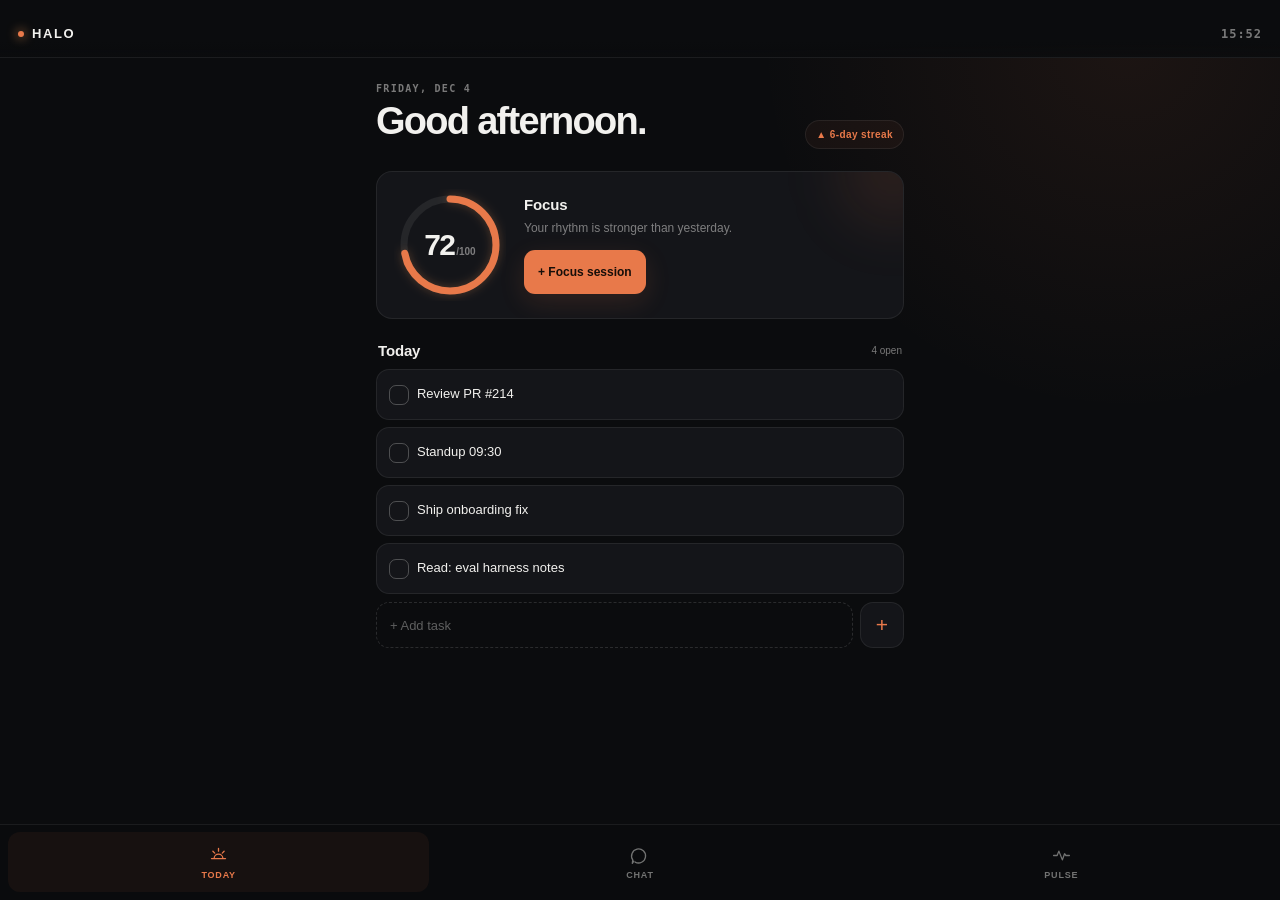
<file: app/index.html>
<!doctype html>
<html lang="en">
<head>
<meta charset="utf-8">
<meta name="viewport" content="width=device-width, initial-scale=1">
<title>HALO Companion Demo</title>
<style>
:root{color-scheme:dark;--ground:#0B0C0E;--panel:#141519;--panel-2:#1A1C21;--text:#F2F1EE;--muted:rgba(242,241,238,.48);--line:rgba(255,255,255,.07);--amber:#E8794A;--glow:#FFA35C;--status-h:58px;--tabs-h:76px;font-family:ui-sans-serif,-apple-system,BlinkMacSystemFont,"Segoe UI",sans-serif}
*{box-sizing:border-box}html,body{width:100%;height:100%;margin:0;overflow:hidden;background:var(--ground);color:var(--text)}body{min-width:320px;-webkit-tap-highlight-color:transparent}button,input{font:inherit}button{color:inherit}button,.task-row,.tab{touch-action:manipulation;transition:transform .12s ease,opacity .12s ease,background-color .2s ease,color .2s ease,border-color .2s ease}button:active,.task-row:active,.tab:active{transform:scale(.97);opacity:.82}button:focus-visible,input:focus-visible,.task-row:focus-visible{outline:2px solid var(--glow);outline-offset:2px}.app-shell{height:100vh;height:100dvh;position:relative;overflow:hidden;background:radial-gradient(circle at 88% 5%,rgba(232,121,74,.08),transparent 26%),var(--ground)}.status{position:fixed;z-index:20;inset:0 0 auto;height:var(--status-h);display:flex;align-items:center;justify-content:space-between;padding:10px 18px 0;background:linear-gradient(var(--ground) 72%,rgba(11,12,14,.88));border-bottom:1px solid var(--line)}.brand{display:flex;align-items:center;gap:8px;font-size:13px;font-weight:700;letter-spacing:.12em}.brand-dot{width:6px;height:6px;border-radius:50%;background:var(--amber);box-shadow:0 0 11px var(--glow)}.clock{font:600 12px ui-monospace,SFMono-Regular,Menlo,Consolas,monospace;letter-spacing:.08em;color:var(--muted);font-variant-numeric:tabular-nums}.viewport{position:fixed;inset:var(--status-h) 0 var(--tabs-h);overflow:hidden}.track{height:100%;width:300%;display:flex;will-change:transform;transform:translateX(calc(var(--base,0%) + var(--drag,0px)));transition:transform 350ms cubic-bezier(.22,.9,.24,1)}.track.dragging{transition:none}.view{position:relative;width:33.333333%;height:100%;flex:none;overflow-y:auto;overscroll-behavior:contain;scrollbar-width:none}.view::-webkit-scrollbar,.messages::-webkit-scrollbar{display:none}.content{padding:25px 16px 30px;max-width:560px;margin:0 auto}.eyebrow{margin:0 0 7px;color:var(--muted);font:600 10px ui-monospace,SFMono-Regular,Menlo,Consolas,monospace;letter-spacing:.13em;text-transform:uppercase}h1,h2,p{margin-top:0}h1{font-size:clamp(27px,9vw,38px);line-height:1.06;letter-spacing:-.045em;margin-bottom:8px}h2{font-size:15px;letter-spacing:-.01em;margin-bottom:0}.greeting{display:flex;align-items:flex-end;justify-content:space-between;gap:12px;margin-bottom:22px}.streak{flex:none;border:1px solid var(--line);border-radius:999px;padding:8px 10px;color:var(--amber);font-size:10px;font-weight:700;letter-spacing:.04em;background:rgba(232,121,74,.05)}.card{background:var(--panel);border:1px solid var(--line);border-radius:16px}.focus-card{display:grid;grid-template-columns:118px 1fr;align-items:center;gap:12px;padding:17px;margin-bottom:23px;overflow:hidden;position:relative}.focus-card:after{content:"";position:absolute;width:110px;height:110px;right:-45px;top:-55px;background:rgba(232,121,74,.1);filter:blur(28px);border-radius:50%;pointer-events:none}.ring-wrap{width:112px;height:112px;display:grid;place-items:center;position:relative}.ring-wrap svg{position:absolute;inset:0;width:100%;height:100%;transform:rotate(-90deg)}.ring-track{fill:none;stroke:rgba(255,255,255,.07);stroke-width:7}.ring-value{fill:none;stroke:var(--amber);stroke-width:7;stroke-linecap:round;filter:drop-shadow(0 0 5px rgba(255,163,92,.28));transition:stroke-dashoffset .85s cubic-bezier(.22,.9,.24,1)}.score{font-size:30px;font-weight:750;letter-spacing:-.06em;font-variant-numeric:tabular-nums}.score small{font-size:10px;color:var(--muted);letter-spacing:0;margin-left:2px}.score.tick{animation:scoreTick .42s cubic-bezier(.2,1.7,.4,1)}@keyframes scoreTick{50%{transform:scale(1.2);color:var(--amber)}}.focus-copy p{font-size:12px;color:var(--muted);line-height:1.5;margin:6px 0 13px}.primary,.add-button,.send,.ghost{border:0;min-height:44px;cursor:pointer}.primary{border-radius:11px;background:var(--amber);color:#160E09;padding:0 14px;font-size:12px;font-weight:750;box-shadow:0 8px 26px rgba(232,121,74,.14)}.section-head{display:flex;align-items:center;justify-content:space-between;margin:0 2px 10px}.task-count{font-size:10px;color:var(--muted)}.tasks{display:grid;gap:7px}.task-row{min-height:51px;border:1px solid var(--line);border-radius:13px;background:var(--panel);display:grid;grid-template-columns:28px 1fr;align-items:center;padding:7px 12px;cursor:pointer;position:relative}.check{width:20px;height:20px;border:1.5px solid rgba(242,241,238,.26);border-radius:7px;display:grid;place-items:center;transition:background .2s ease,border-color .2s ease}.check svg{width:13px;height:13px;fill:none;stroke:#160E09;stroke-width:2.2;stroke-linecap:round;stroke-linejoin:round;stroke-dasharray:18;stroke-dashoffset:18;transition:stroke-dashoffset .28s ease}.task-row.done .check{background:var(--amber);border-color:var(--amber)}.task-row.done .check svg{stroke-dashoffset:0}.task-text{font-size:13px;line-height:1.3;transition:color .22s ease}.task-row.done .task-text{text-decoration:line-through;color:rgba(242,241,238,.32)}.add-row{display:grid;grid-template-columns:1fr 44px;gap:7px;margin-top:8px}.add-row input{width:100%;height:46px;border:1px dashed rgba(255,255,255,.13);border-radius:13px;background:transparent;color:var(--text);padding:0 13px;font-size:13px}.add-row input::placeholder{color:rgba(242,241,238,.36)}.add-button{border-radius:13px;background:var(--panel);border:1px solid var(--line);font-size:21px;color:var(--amber)}.chat-view{overflow:hidden}.chat-head{position:absolute;z-index:2;inset:0 0 auto;height:58px;padding:17px 18px 10px;background:linear-gradient(var(--ground) 78%,transparent);pointer-events:none}.chat-head p{font-size:10px;color:var(--muted);margin:4px 0 0}.messages{position:absolute;inset:0;overflow-y:auto;padding:72px 14px 88px;display:flex;flex-direction:column;gap:9px;scrollbar-width:none}.message{max-width:84%;font-size:13px;line-height:1.48;padding:11px 13px;border-radius:15px;animation:messageIn .28s cubic-bezier(.22,.9,.24,1)}.message.assistant{align-self:flex-start;background:var(--panel-2);border:1px solid var(--line);border-bottom-left-radius:5px}.message.user{align-self:flex-end;background:rgba(232,121,74,.18);border:1px solid rgba(232,121,74,.25);border-bottom-right-radius:5px}@keyframes messageIn{from{opacity:0;transform:translateY(8px)}}.typing{display:flex;gap:4px;align-items:center;min-height:40px;width:56px}.typing i{width:5px;height:5px;border-radius:50%;background:var(--muted);animation:typing 1s infinite ease-in-out}.typing i:nth-child(2){animation-delay:.13s}.typing i:nth-child(3){animation-delay:.26s}@keyframes typing{0%,60%,100%{transform:translateY(0);opacity:.35}30%{transform:translateY(-4px);opacity:1}}.composer{position:absolute;z-index:3;inset:auto 0 0;display:grid;grid-template-columns:1fr 48px;gap:8px;padding:10px 12px;background:linear-gradient(transparent,var(--ground) 25%)}.composer input{min-width:0;height:48px;border:1px solid var(--line);border-radius:15px;background:var(--panel);padding:0 14px;color:var(--text);font-size:13px}.composer input::placeholder{color:rgba(242,241,238,.35)}.send{width:48px;height:48px;border-radius:50%;display:grid;place-items:center;background:var(--amber);color:#160E09}.send svg{width:19px;height:19px;fill:none;stroke:currentColor;stroke-width:2;stroke-linecap:round;stroke-linejoin:round}.pulse-content{padding-bottom:40px}.pulse-title{margin-bottom:22px}.chart-card{padding:18px 15px 14px;margin-bottom:12px}.chart{height:150px;display:flex;align-items:flex-end;gap:8px;border-bottom:1px solid var(--line);padding:6px 1px 0}.bar-col{height:100%;flex:1;min-width:0;display:flex;align-items:flex-end;justify-content:center}.bar{width:min(22px,70%);height:var(--h);background:rgba(232,121,74,.3);border-radius:5px 5px 2px 2px;transform-origin:bottom;transform:scaleY(.04)}.bar.today{background:var(--amber);box-shadow:0 0 16px rgba(255,163,92,.15)}.pulse-view.entered .bar{animation:grow .55s cubic-bezier(.22,.9,.24,1) forwards;animation-delay:var(--d)}@keyframes grow{to{transform:scaleY(1)}}.days{display:flex;gap:8px;padding-top:9px}.days span{flex:1;text-align:center;color:var(--muted);font:600 9px ui-monospace,SFMono-Regular,Menlo,Consolas,monospace}.days .today{color:var(--amber)}.stats{display:grid;gap:8px;margin:12px 0}.stat{min-height:66px;padding:12px 14px;display:flex;align-items:center;justify-content:space-between;gap:12px}.stat-label{font-size:11px;color:var(--muted);margin-bottom:5px}.stat-value{font-size:16px;font-weight:700}.up{font-size:10px;color:var(--amber);margin-left:5px}.spark{width:72px;height:30px;fill:none;stroke:var(--amber);stroke-width:1.7;stroke-linecap:round;stroke-linejoin:round;opacity:.82}.report{padding:18px}.report .eyebrow{color:var(--amber)}.report p{font-family:Georgia,"Iowan Old Style",serif;font-size:17px;line-height:1.45;margin:10px 0 16px}.ghost{border-radius:11px;padding:0 14px;background:transparent;border:1px solid rgba(232,121,74,.35);color:var(--amber);font-size:12px;font-weight:700}.tabs{position:fixed;z-index:20;inset:auto 0 0;height:var(--tabs-h);display:grid;grid-template-columns:repeat(3,1fr);padding:7px 8px max(8px,env(safe-area-inset-bottom));background:rgba(11,12,14,.97);border-top:1px solid var(--line)}.tab{min-width:0;min-height:56px;border:0;background:transparent;display:flex;flex-direction:column;align-items:center;justify-content:center;gap:4px;color:rgba(242,241,238,.45);font-size:9px;font-weight:700;letter-spacing:.09em;cursor:pointer;border-radius:12px}.tab svg{width:21px;height:21px;fill:none;stroke:currentColor;stroke-width:1.5;stroke-linecap:round;stroke-linejoin:round}.tab.active{color:var(--amber);background:rgba(232,121,74,.06)}.toast{position:fixed;z-index:40;left:50%;bottom:calc(var(--tabs-h) + 12px);transform:translate(-50%,14px);opacity:0;pointer-events:none;white-space:nowrap;max-width:calc(100% - 24px);overflow:hidden;text-overflow:ellipsis;background:var(--text);color:var(--ground);border-radius:999px;padding:10px 14px;font-size:11px;font-weight:750;transition:opacity .2s ease,transform .3s cubic-bezier(.22,.9,.24,1)}.toast.show{opacity:1;transform:translate(-50%,0)}@media(max-width:355px){.content{padding-left:12px;padding-right:12px}.focus-card{grid-template-columns:104px 1fr;padding:13px}.ring-wrap{width:100px;height:100px}.focus-copy p{font-size:11px}.primary{padding:0 10px}.greeting{align-items:flex-start;flex-direction:column}.streak{align-self:flex-start}.message{max-width:90%}}@media(prefers-reduced-motion:reduce){*,*:before,*:after{scroll-behavior:auto!important;animation-duration:1ms!important;animation-delay:0ms!important;transition-duration:1ms!important}}
</style>
</head>
<body>
<div class="app-shell"><header class="status"><div class="brand"><span class="brand-dot"></span>HALO</div><time class="clock" id="clock">00:00</time></header><main class="viewport" id="viewport"><div class="track" id="track">
<section class="view today-view" aria-labelledby="today-heading"><div class="content"><div class="greeting"><div><p class="eyebrow" id="dateLine"></p><h1 id="today-heading">Good morning.</h1></div><div class="streak">▲ 6-day streak</div></div><article class="card focus-card" aria-label="Focus score"><div class="ring-wrap"><svg viewBox="0 0 112 112" aria-hidden="true"><circle class="ring-track" cx="56" cy="56" r="46"></circle><circle class="ring-value" id="ringValue" cx="56" cy="56" r="46"></circle></svg><div class="score" id="score">72<small>/100</small></div></div><div class="focus-copy"><h2>Focus</h2><p>Your rhythm is stronger than yesterday.</p><button class="primary" id="focusButton" type="button">+ Focus session</button></div></article><div class="section-head"><h2>Today</h2><span class="task-count" id="taskCount"></span></div><div class="tasks" id="tasks"></div><form class="add-row" id="taskForm"><input id="taskInput" maxlength="80" autocomplete="off" aria-label="New task" placeholder="+ Add task"><button class="add-button" type="submit" aria-label="Add task">+</button></form></div></section>
<section class="view chat-view" aria-labelledby="chat-heading" inert aria-hidden="true"><div class="chat-head"><h2 id="chat-heading">CHAT</h2><p>HALO companion · local demo</p></div><div class="messages" id="messages" aria-live="polite"></div><form class="composer" id="chatForm"><input id="chatInput" maxlength="240" autocomplete="off" aria-label="Message" placeholder="Message HALO"><button class="send" type="submit" aria-label="Send message"><svg viewBox="0 0 24 24" aria-hidden="true"><path d="M12 19V5M6.5 10.5 12 5l5.5 5.5"></path></svg></button></form></section>
<section class="view pulse-view" id="pulseView" aria-labelledby="pulse-heading" inert aria-hidden="true"><div class="content pulse-content"><div class="pulse-title"><p class="eyebrow">Last 7 days</p><h1 id="pulse-heading">This week</h1></div><article class="card chart-card" aria-label="Weekly focus bar chart"><div class="chart"><div class="bar-col"><div class="bar" style="--h:42%;--d:.04s"></div></div><div class="bar-col"><div class="bar" style="--h:66%;--d:.09s"></div></div><div class="bar-col"><div class="bar" style="--h:53%;--d:.14s"></div></div><div class="bar-col"><div class="bar" style="--h:81%;--d:.19s"></div></div><div class="bar-col"><div class="bar" style="--h:62%;--d:.24s"></div></div><div class="bar-col"><div class="bar" style="--h:47%;--d:.29s"></div></div><div class="bar-col"><div class="bar today" style="--h:76%;--d:.34s"></div></div></div><div class="days"><span>M</span><span>T</span><span>W</span><span>T</span><span>F</span><span>S</span><span class="today">S</span></div></article><div class="stats"><article class="card stat"><div><div class="stat-label">Focus time</div><div class="stat-value">4h 12m <span class="up">▲ 18%</span></div></div><svg class="spark" viewBox="0 0 72 30" aria-hidden="true"><path d="M2 24 13 18 22 21 34 10 44 14 56 5 70 8"></path></svg></article><article class="card stat"><div><div class="stat-label">Sessions</div><div class="stat-value">9 <span class="up">▲ 3</span></div></div><svg class="spark" viewBox="0 0 72 30" aria-hidden="true"><path d="M2 22 12 23 23 15 34 18 46 9 57 13 70 4"></path></svg></article></div><article class="card report"><p class="eyebrow">Weekly report</p><p>Your deepest focus lands between 09:00–11:00. Guard it.</p><button class="ghost" id="exportButton" type="button">Export →</button></article></div></section>
</div></main><nav class="tabs" aria-label="HALO sections"><button class="tab active" type="button" data-tab="0" aria-current="page"><svg viewBox="0 0 24 24" aria-hidden="true"><path d="M4 15.5h16M7 15.5a5 5 0 0 1 10 0M12 4v3M5.6 7.2l2.1 2.1M18.4 7.2l-2.1 2.1"></path></svg><span>TODAY</span></button><button class="tab" type="button" data-tab="1"><svg viewBox="0 0 24 24" aria-hidden="true"><path d="M5.5 18.5 3.8 21l.5-4A8 8 0 1 1 7 19.5"></path></svg><span>CHAT</span></button><button class="tab" type="button" data-tab="2"><svg viewBox="0 0 24 24" aria-hidden="true"><path d="M3 12h4l2-5 4 10 2.5-7 1.5 2h4"></path></svg><span>PULSE</span></button></nav><div class="toast" id="toast" role="status" aria-live="polite"></div></div>
<script>
(function(){'use strict';var clock=document.getElementById('clock');function updateClock(){var d=new Date();clock.textContent=String(d.getHours()).padStart(2,'0')+':'+String(d.getMinutes()).padStart(2,'0')}updateClock();setInterval(updateClock,60000);var now=new Date(),hour=now.getHours();document.getElementById('today-heading').textContent='Good '+(hour<12?'morning':hour<18?'afternoon':'evening')+'.';document.getElementById('dateLine').textContent=new Intl.DateTimeFormat('en',{weekday:'long',month:'short',day:'numeric'}).format(now);
var ring=document.getElementById('ringValue'),scoreEl=document.getElementById('score'),score=72,circ=2*Math.PI*46;ring.style.strokeDasharray=String(circ);ring.style.strokeDashoffset=String(circ);function drawScore(animate){ring.style.strokeDashoffset=String(circ*(1-score/100));scoreEl.innerHTML=String(score)+'<small>/100</small>';if(animate){scoreEl.classList.remove('tick');void scoreEl.offsetWidth;scoreEl.classList.add('tick')}}requestAnimationFrame(function(){requestAnimationFrame(function(){drawScore(false)})});var toast=document.getElementById('toast'),toastTimer;function showToast(text){toast.textContent=text;toast.classList.add('show');clearTimeout(toastTimer);toastTimer=setTimeout(function(){toast.classList.remove('show')},1800)}document.getElementById('focusButton').addEventListener('click',function(){score=Math.min(100,score+4+Math.floor(Math.random()*4));drawScore(true);showToast(score===100?'Focus score complete':'Focus score increased')});
var seeded=[{id:'a',text:'Review PR #214',done:false},{id:'b',text:'Standup 09:30',done:false},{id:'c',text:'Ship onboarding fix',done:false},{id:'d',text:'Read: eval harness notes',done:false}];function loadTasks(){try{var raw=localStorage.getItem('halo.tasks');if(raw){var parsed=JSON.parse(raw);if(Array.isArray(parsed))return parsed.filter(function(x){return x&&typeof x.text==='string'}).map(function(x,i){return{id:String(x.id||('saved'+i)),text:x.text.slice(0,80),done:!!x.done}})}}catch(e){}return seeded.slice()}function saveTasks(){try{localStorage.setItem('halo.tasks',JSON.stringify(tasks))}catch(e){}}var tasks=loadTasks(),tasksEl=document.getElementById('tasks'),taskCount=document.getElementById('taskCount');function positions(){var out={};tasksEl.querySelectorAll('.task-row').forEach(function(el){out[el.dataset.id]=el.getBoundingClientRect().top});return out}function renderTasks(old){tasksEl.textContent='';tasks.forEach(function(task){var row=document.createElement('div');row.className='task-row'+(task.done?' done':'');row.tabIndex=0;row.setAttribute('role','checkbox');row.setAttribute('aria-checked',String(task.done));row.dataset.id=task.id;var check=document.createElement('span');check.className='check';check.innerHTML='<svg viewBox="0 0 16 16" aria-hidden="true"><path d="m3 8 3 3 7-7"></path></svg>';var text=document.createElement('span');text.className='task-text';text.textContent=task.text;row.appendChild(check);row.appendChild(text);function toggle(){var before=positions();task.done=!task.done;tasks.sort(function(a,b){return Number(a.done)-Number(b.done)});saveTasks();renderTasks(before)}row.addEventListener('click',toggle);row.addEventListener('keydown',function(e){if(e.key==='Enter'||e.key===' '){e.preventDefault();toggle()}});tasksEl.appendChild(row)});var open=tasks.filter(function(t){return !t.done}).length;taskCount.textContent=String(open)+' open';if(old){tasksEl.querySelectorAll('.task-row').forEach(function(el){if(old[el.dataset.id]!==undefined){var delta=old[el.dataset.id]-el.getBoundingClientRect().top;if(delta){el.style.transition='none';el.style.transform='translateY('+delta+'px)';requestAnimationFrame(function(){el.style.transition='transform .32s cubic-bezier(.22,.9,.24,1), opacity .12s ease';el.style.transform='translateY(0)'})}}})}}renderTasks();document.getElementById('taskForm').addEventListener('submit',function(e){e.preventDefault();var input=document.getElementById('taskInput'),value=input.value.trim();if(!value)return;tasks.push({id:'t'+Date.now()+Math.random().toString(16).slice(2),text:value,done:false});saveTasks();renderTasks();input.value='';showToast('Task added')});
var seedMessage={role:'assistant',text:'Morning — 3 things need you today. Want the rundown?'};function loadChat(){try{var raw=localStorage.getItem('halo.chat');if(raw){var parsed=JSON.parse(raw);if(Array.isArray(parsed))return parsed.filter(function(x){return x&&(x.role==='assistant'||x.role==='user')&&typeof x.text==='string'}).slice(-40)}}catch(e){}return[seedMessage]}var chat=loadChat(),messages=document.getElementById('messages');function saveChat(){try{localStorage.setItem('halo.chat',JSON.stringify(chat.slice(-40)))}catch(e){}}function scrollChat(){requestAnimationFrame(function(){messages.scrollTop=messages.scrollHeight})}function addBubble(item){var bubble=document.createElement('div');bubble.className='message '+item.role;bubble.textContent=item.text;messages.appendChild(bubble);scrollChat()}function renderChat(){messages.textContent='';chat.forEach(addBubble);scrollChat()}renderChat();var replies=["Logged. I moved your 14:00 focus block to 15:00 so it doesn't collide with standup.","Done — I filed that under Ship onboarding fix and pinged the thread.","Here's the rundown: PR #214 is one approval short, staging deploy is green, and your focus score is trending +9 this week.","Noted. Want me to draft the release notes while you're in standup?"];var replyCursor=chat.filter(function(m){return m.role==='user'}).length%replies.length;document.getElementById('chatForm').addEventListener('submit',function(e){e.preventDefault();var input=document.getElementById('chatInput'),text=input.value.trim();if(!text)return;var user={role:'user',text:text};chat.push(user);chat=chat.slice(-40);saveChat();addBubble(user);input.value='';var typing=document.createElement('div');typing.className='message assistant typing';typing.setAttribute('aria-label','HALO is typing');typing.innerHTML='<i></i><i></i><i></i>';messages.appendChild(typing);scrollChat();var delay=900+Math.floor(Math.random()*501),reply=replies[replyCursor];replyCursor=(replyCursor+1)%replies.length;setTimeout(function(){if(typing.parentNode)typing.parentNode.removeChild(typing);var item={role:'assistant',text:reply};chat.push(item);chat=chat.slice(-40);saveChat();addBubble(item)},delay)});
var track=document.getElementById('track'),viewport=document.getElementById('viewport'),tabs=Array.prototype.slice.call(document.querySelectorAll('.tab')),views=Array.prototype.slice.call(document.querySelectorAll('.view')),active=0;function selectTab(index){active=Math.max(0,Math.min(2,index));track.style.setProperty('--drag','0px');track.style.setProperty('--base',String(-active*33.333333)+'%');tabs.forEach(function(tab,i){tab.classList.toggle('active',i===active);if(i===active)tab.setAttribute('aria-current','page');else tab.removeAttribute('aria-current')});views.forEach(function(view,i){if(i===active){view.removeAttribute('inert');view.removeAttribute('aria-hidden')}else{view.setAttribute('inert','');view.setAttribute('aria-hidden','true')}});if(active===2){var pulse=document.getElementById('pulseView');pulse.classList.remove('entered');void pulse.offsetWidth;pulse.classList.add('entered')}}tabs.forEach(function(tab){tab.addEventListener('click',function(){selectTab(Number(tab.dataset.tab))})});var startX=0,lastX=0,swiping=false;viewport.addEventListener('touchstart',function(e){if(e.touches.length!==1||e.target.closest('input,button,.task-row'))return;startX=e.touches[0].clientX;lastX=startX;swiping=true;track.classList.add('dragging')},{passive:true});viewport.addEventListener('touchmove',function(e){if(!swiping)return;lastX=e.touches[0].clientX;var dx=lastX-startX;if((active===0&&dx>0)||(active===2&&dx<0))dx*=.25;track.style.setProperty('--drag',dx+'px')},{passive:true});viewport.addEventListener('touchend',function(){if(!swiping)return;swiping=false;track.classList.remove('dragging');var dx=lastX-startX;if(Math.abs(dx)>48)selectTab(active+(dx<0?1:-1));else selectTab(active)});document.getElementById('exportButton').addEventListener('click',function(){showToast('Report saved to Files')});selectTab(0)})();
</script>
</body>
</html>
</file>
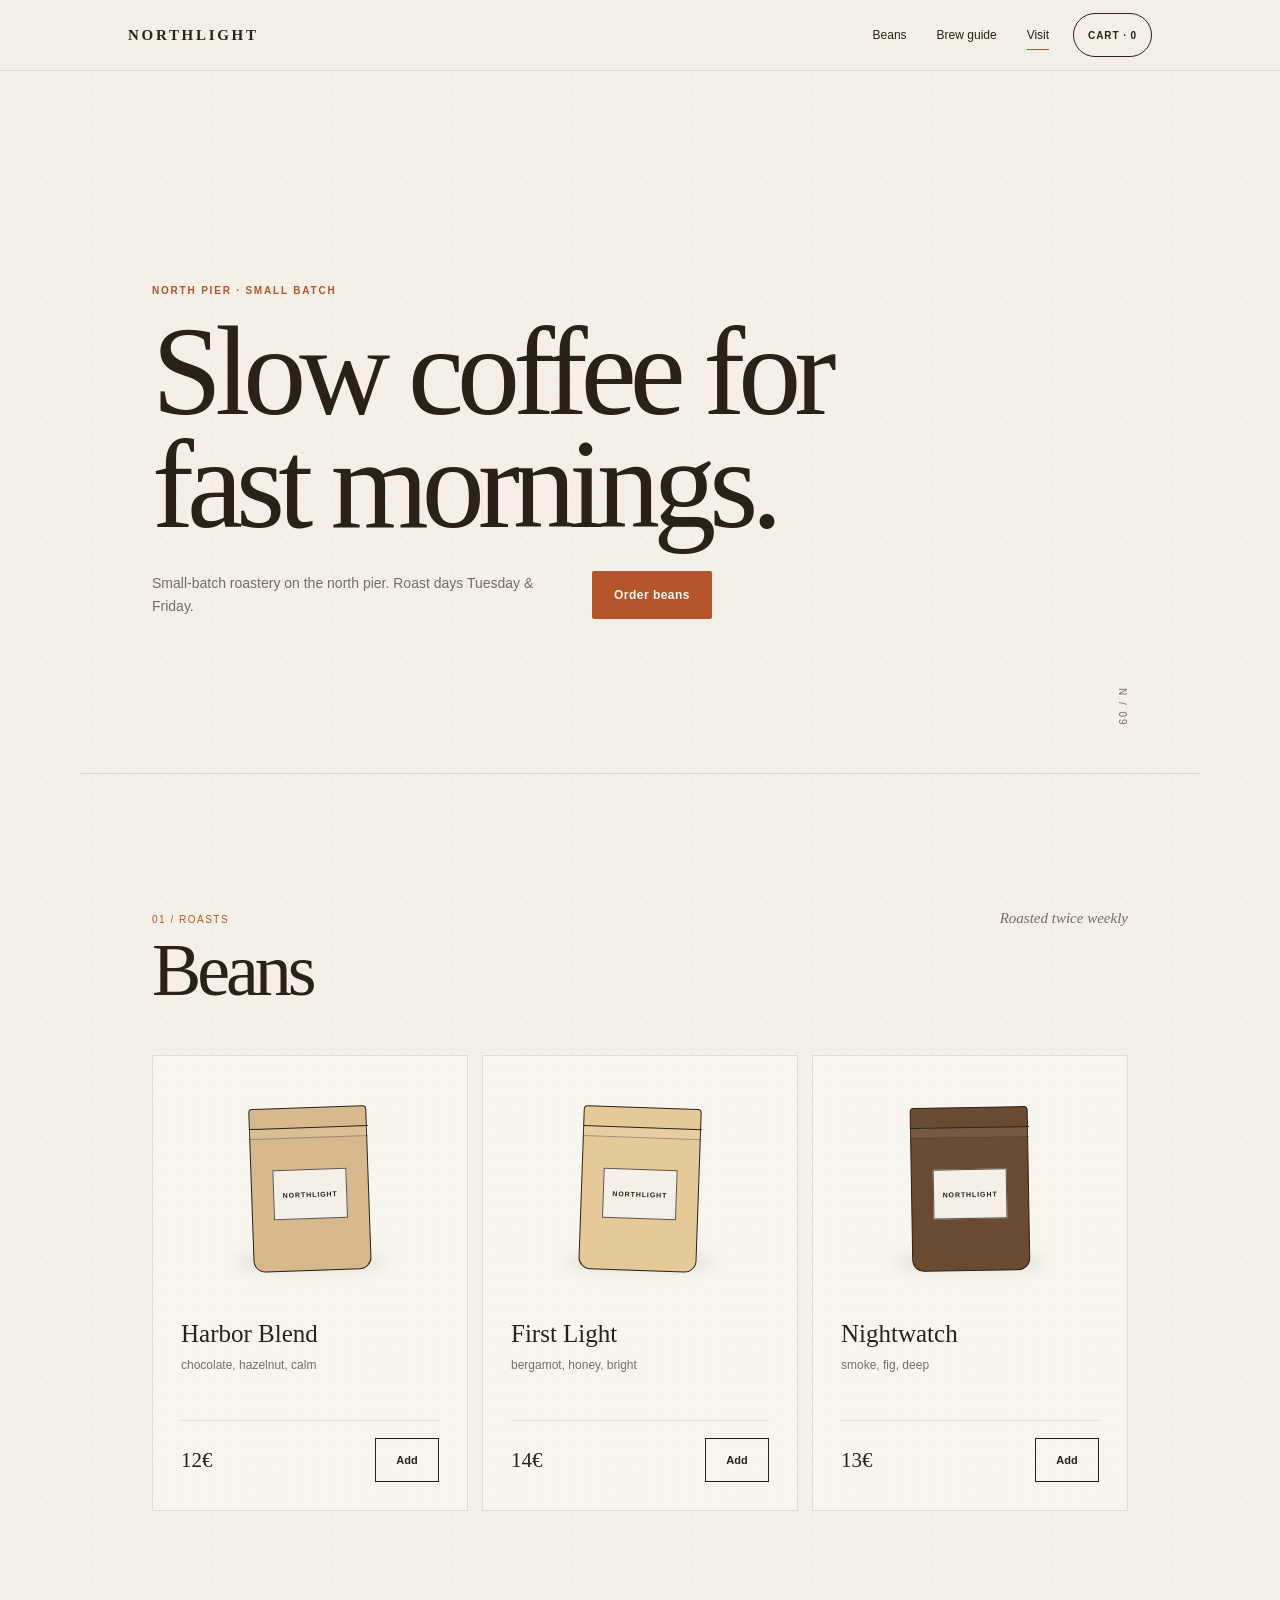
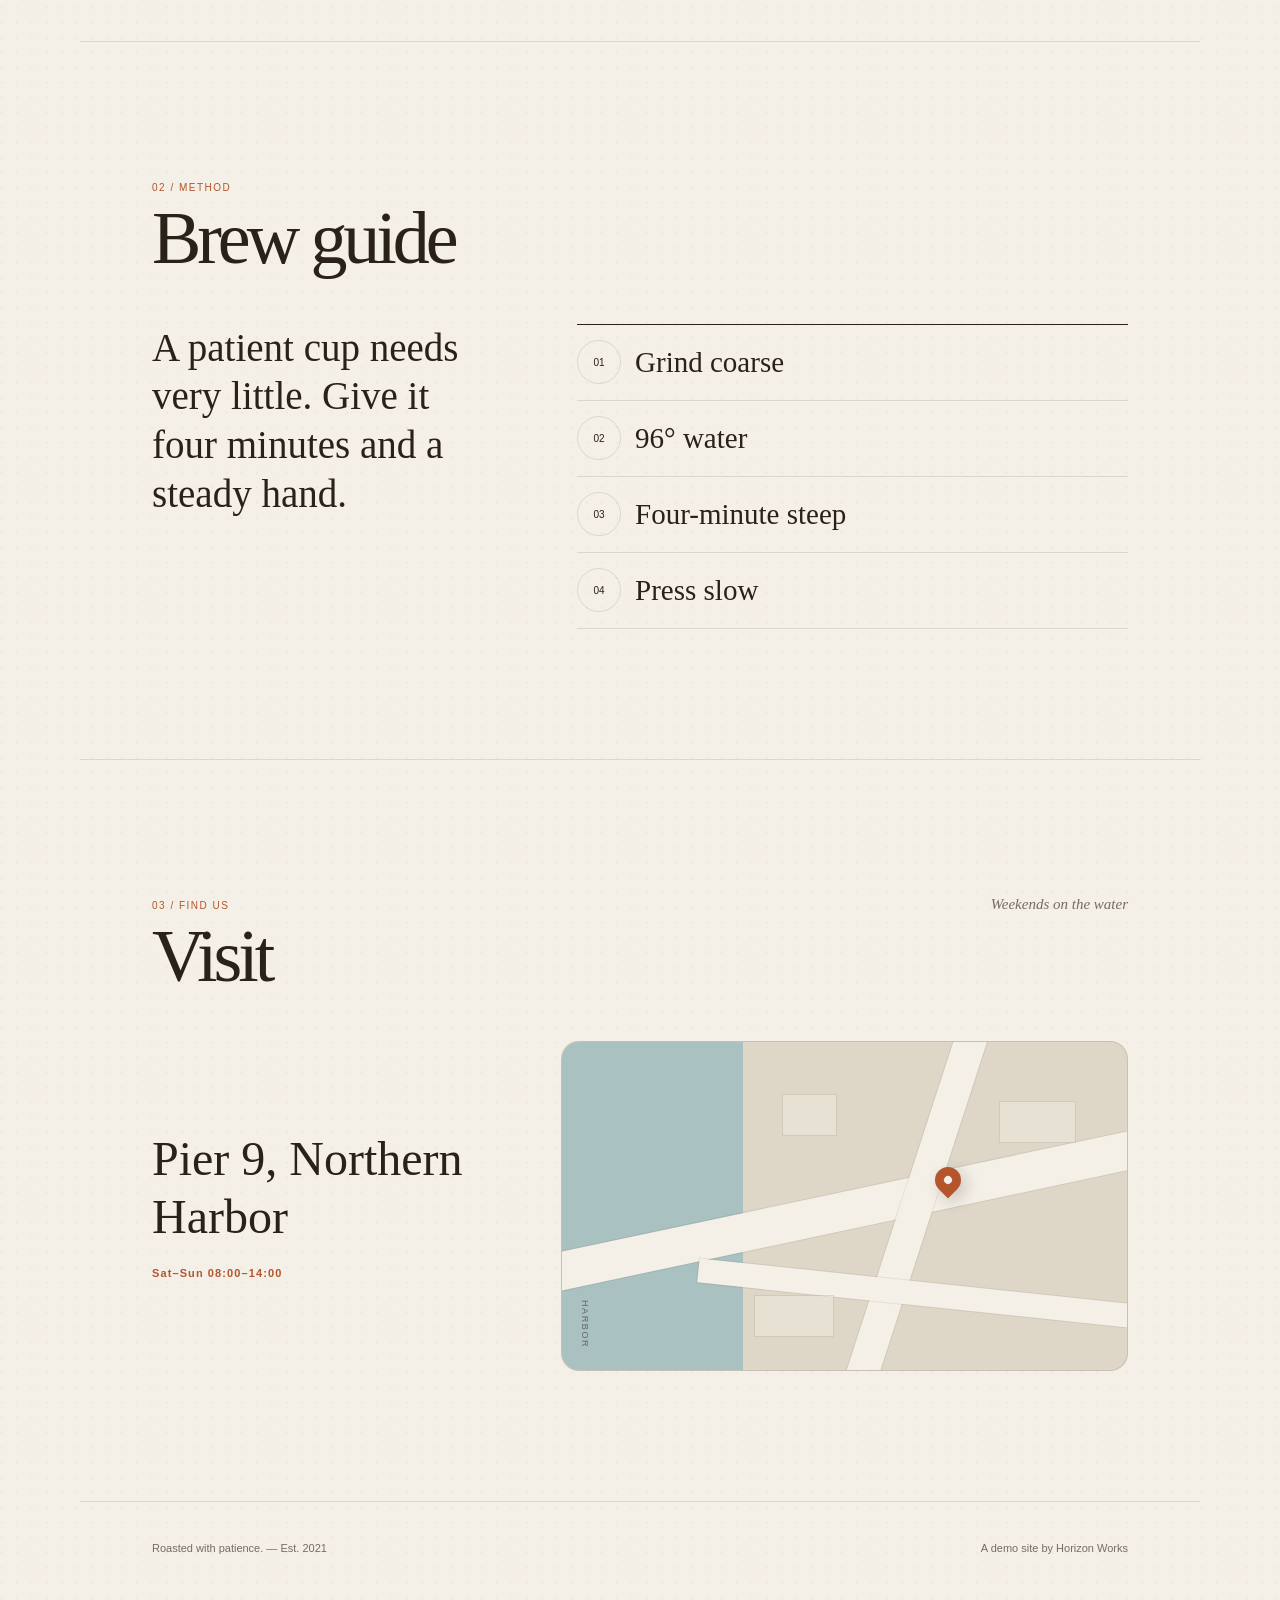
<file: site/index.html>
<!doctype html>
<html lang="en">
<head>
<meta charset="utf-8">
<meta name="viewport" content="width=device-width, initial-scale=1">
<title>Northlight Roastery</title>
<style>
:root{--cream:#F4EFE7;--ink:#2A2118;--terra:#B4552D;--paper:#FBF8F2;--rule:rgba(42,33,24,.12);--muted:rgba(42,33,24,.63);font-family:ui-sans-serif,-apple-system,BlinkMacSystemFont,"Segoe UI",sans-serif;color:var(--ink);background:var(--cream)}*{box-sizing:border-box}html{scroll-behavior:smooth;scroll-padding-top:92px}body{margin:0;min-width:320px;overflow-x:hidden;background:radial-gradient(circle at 12% 18%,rgba(180,85,45,.045) 0 1px,transparent 1.5px) 0 0/15px 15px,var(--cream);color:var(--ink)}button,a{font:inherit}a{color:inherit}button{color:inherit}.tap{transition:transform .12s ease,opacity .12s ease}.tap:active,button:active{transform:scale(.97);opacity:.82}a:focus-visible,button:focus-visible{outline:2px solid var(--terra);outline-offset:3px}.nav{position:sticky;z-index:30;top:0;background:rgba(244,239,231,.96);border-bottom:1px solid var(--rule);backdrop-filter:blur(10px)}.nav-inner{max-width:1120px;min-height:70px;margin:auto;padding:0 clamp(16px,4vw,48px);display:flex;align-items:center;gap:24px}.wordmark{font:600 15px Georgia,"Iowan Old Style",serif;letter-spacing:.18em;white-space:nowrap}.nav-links{display:flex;align-items:center;justify-content:flex-end;gap:clamp(8px,2.4vw,30px);margin-left:auto}.nav-links a{min-height:44px;display:grid;place-items:center;text-decoration:none;font-size:12px;position:relative;white-space:nowrap}.nav-links a:after{content:"";position:absolute;left:0;right:0;bottom:7px;height:1px;background:var(--terra);transform:scaleX(0);transform-origin:left;transition:transform .25s ease}.nav-links a.active:after,.nav-links a:hover:after{transform:scaleX(1)}.cart-pill{min-height:44px;border:1px solid var(--ink);background:transparent;border-radius:999px;padding:0 14px;font-size:10px;font-weight:700;letter-spacing:.09em;cursor:pointer;white-space:nowrap}.cart-pill.bump{animation:bump .36s cubic-bezier(.2,1.7,.4,1)}@keyframes bump{50%{transform:scale(1.12);background:var(--terra);border-color:var(--terra);color:var(--cream)}}.hero{min-height:clamp(510px,78vh,760px);max-width:1120px;margin:auto;padding:clamp(64px,11vw,130px) clamp(16px,6vw,72px) 70px;display:grid;grid-template-columns:minmax(0,820px);align-content:center;position:relative}.hero:after{content:"N / 09";position:absolute;right:clamp(20px,6vw,72px);bottom:46px;font-size:10px;letter-spacing:.2em;color:var(--muted);writing-mode:vertical-rl}.kicker{font-size:10px;font-weight:700;letter-spacing:.18em;text-transform:uppercase;color:var(--terra);margin:0 0 20px}.hero h1,.section-title{font-family:Georgia,"Iowan Old Style",serif;font-weight:400;letter-spacing:-.055em}.hero h1{max-width:830px;font-size:clamp(54px,10.5vw,126px);line-height:.89;margin:0 0 30px}.hero-bottom{display:flex;align-items:center;gap:30px;flex-wrap:wrap}.hero-copy{max-width:410px;font-size:14px;line-height:1.65;margin:0;color:var(--muted)}.order-button{min-height:48px;display:inline-flex;align-items:center;justify-content:center;padding:0 22px;background:var(--terra);color:var(--paper);text-decoration:none;border-radius:2px;font-size:12px;font-weight:700;letter-spacing:.04em}.section{max-width:1120px;margin:auto;padding:clamp(76px,11vw,130px) clamp(16px,6vw,72px);border-top:1px solid var(--rule)}.section-head{display:flex;align-items:baseline;justify-content:space-between;gap:20px;margin-bottom:50px}.section-index{font-size:10px;letter-spacing:.15em;color:var(--terra)}.section-title{font-size:clamp(42px,7vw,74px);line-height:.95;margin:0}.section-note{font:italic 15px Georgia,"Iowan Old Style",serif;color:var(--muted)}.bean-grid{display:grid;grid-template-columns:repeat(3,minmax(0,1fr));gap:14px}.bean-card{min-width:0;background:rgba(251,248,242,.7);border:1px solid var(--rule);padding:clamp(18px,3vw,28px);display:flex;flex-direction:column;transition:transform .25s ease,box-shadow .25s ease}.bean-card:hover{transform:translateY(-4px);box-shadow:0 16px 38px rgba(42,33,24,.07)}.bag-stage{height:210px;display:grid;place-items:center;margin-bottom:26px;position:relative;overflow:hidden}.bag-stage:after{content:"";position:absolute;width:150px;height:20px;bottom:22px;border-radius:50%;background:rgba(42,33,24,.09);filter:blur(7px)}.bag{width:118px;height:164px;border:1.5px solid var(--ink);border-radius:4px 4px 12px 12px;background:#D7B98D;position:relative;z-index:1;transform:rotate(-2deg)}.bag:before{content:"";position:absolute;left:-1.5px;right:-1.5px;top:19px;height:9px;border-top:1.5px solid var(--ink);border-bottom:1px solid rgba(42,33,24,.35);background:rgba(255,255,255,.08)}.bag:after{content:"NORTHLIGHT";position:absolute;left:21px;right:21px;top:61px;height:48px;border:1px solid rgba(42,33,24,.75);background:var(--cream);display:grid;place-items:center;font-size:7px;font-weight:700;letter-spacing:.13em}.bean-card:nth-child(2) .bag{background:#E5C999;transform:rotate(2deg)}.bean-card:nth-child(3) .bag{background:#6B4A32;color:var(--cream);transform:rotate(-1deg)}.bean-card:nth-child(3) .bag:after{color:var(--ink)}.bean-card h3{font:400 25px Georgia,"Iowan Old Style",serif;margin:0 0 8px}.notes{min-height:44px;color:var(--muted);font-size:12px;line-height:1.5;margin:0 0 20px}.buy-row{margin-top:auto;padding-top:17px;border-top:1px solid var(--rule);display:flex;align-items:center;justify-content:space-between}.price{font:400 21px Georgia,"Iowan Old Style",serif}.add{min-width:64px;min-height:44px;border:1px solid var(--ink);background:transparent;cursor:pointer;font-size:11px;font-weight:700}.add:hover{background:var(--ink);color:var(--cream)}.guide-layout{display:grid;grid-template-columns:.72fr 1.28fr;gap:clamp(40px,9vw,130px);align-items:start}.guide-intro{font:400 clamp(25px,4vw,39px)/1.25 Georgia,"Iowan Old Style",serif;margin:0}.steps{border-top:1px solid var(--ink)}.step{width:100%;min-height:76px;border:0;border-bottom:1px solid var(--rule);background:transparent;display:grid;grid-template-columns:58px 1fr;align-items:center;text-align:left;padding:0;cursor:pointer}.step-num{width:44px;height:44px;border:1px solid var(--rule);display:grid;place-items:center;border-radius:50%;font-size:10px;transition:background .2s ease,color .2s ease,border-color .2s ease}.step:hover .step-num,.step.selected .step-num,.step:focus-visible .step-num{background:var(--terra);border-color:var(--terra);color:var(--cream)}.step strong{font:400 clamp(20px,3vw,29px) Georgia,"Iowan Old Style",serif}.visit-grid{display:grid;grid-template-columns:minmax(230px,.72fr) minmax(300px,1.28fr);gap:clamp(35px,7vw,90px);align-items:center}.address{font:400 clamp(28px,5vw,48px)/1.22 Georgia,"Iowan Old Style",serif;margin:0}.address span{display:block;color:var(--terra);margin-top:17px;font:600 11px ui-sans-serif,-apple-system,BlinkMacSystemFont,"Segoe UI",sans-serif;letter-spacing:.1em;line-height:1.7}.map{height:330px;border:1px solid var(--rule);border-radius:18px;position:relative;overflow:hidden;background:#DED7C8}.water{position:absolute;inset:0 68% 0 0;background:#A9C1C0}.water:after{content:"HARBOR";position:absolute;left:18px;bottom:22px;font-size:9px;letter-spacing:.18em;color:rgba(42,33,24,.55);writing-mode:vertical-rl}.street{position:absolute;background:var(--cream);box-shadow:0 0 0 1px rgba(42,33,24,.08)}.street.one{width:140%;height:38px;left:-10%;top:42%;transform:rotate(-12deg)}.street.two{height:140%;width:32px;left:60%;top:-20%;transform:rotate(18deg)}.street.three{width:90%;height:24px;left:24%;top:74%;transform:rotate(6deg)}.block{position:absolute;border:1px solid rgba(42,33,24,.12);background:rgba(244,239,231,.38);width:55px;height:42px}.block.a{left:39%;top:16%}.block.b{right:9%;top:18%;width:77px}.block.c{left:34%;bottom:10%;width:80px}.pin{position:absolute;z-index:4;left:66%;top:38%;width:26px;height:26px;border-radius:50% 50% 50% 0;background:var(--terra);transform:rotate(-45deg);box-shadow:0 7px 16px rgba(42,33,24,.2)}.pin:after{content:"";position:absolute;width:8px;height:8px;border-radius:50%;background:var(--cream);left:9px;top:9px}.map.seen .pin{animation:pinBounce .7s cubic-bezier(.2,1.5,.4,1)}@keyframes pinBounce{0%{transform:translateY(-42px) rotate(-45deg);opacity:0}55%{transform:translateY(5px) rotate(-45deg);opacity:1}75%{transform:translateY(-6px) rotate(-45deg)}100%{transform:translateY(0) rotate(-45deg)}}footer{max-width:1120px;margin:auto;padding:40px clamp(16px,6vw,72px) 52px;border-top:1px solid var(--rule);display:flex;justify-content:space-between;gap:25px;flex-wrap:wrap;font-size:11px;color:var(--muted)}.cart-drawer{position:fixed;z-index:50;right:clamp(10px,4vw,40px);top:78px;width:min(360px,calc(100% - 20px));max-height:calc(100vh - 96px);overflow:auto;background:var(--paper);border:1px solid var(--ink);box-shadow:0 24px 70px rgba(42,33,24,.18);padding:22px;opacity:0;visibility:hidden;transform:translateY(-9px);transition:opacity .2s ease,transform .25s ease,visibility .2s}.cart-drawer.open{opacity:1;visibility:visible;transform:translateY(0)}.drawer-head{display:flex;align-items:center;justify-content:space-between;border-bottom:1px solid var(--rule);padding-bottom:13px}.drawer-head h2{font:400 25px Georgia,"Iowan Old Style",serif;margin:0}.close-cart{width:44px;height:44px;border:0;background:transparent;cursor:pointer;font-size:21px}.cart-list{list-style:none;margin:12px 0 20px;padding:0}.cart-list li{min-height:42px;display:flex;align-items:center;justify-content:space-between;gap:10px;border-bottom:1px solid var(--rule);font-size:12px}.empty{color:var(--muted);font-style:italic}.checkout{width:100%;min-height:48px;border:0;background:var(--terra);color:var(--paper);cursor:pointer;font-size:12px;font-weight:700}.demo-note{font:400 18px/1.45 Georgia,"Iowan Old Style",serif;margin:18px 0 4px;color:var(--terra)}
@media(max-width:720px){html{scroll-padding-top:112px}.nav-inner{min-height:104px;flex-wrap:wrap;gap:0;padding-top:8px}.wordmark{margin-right:auto}.nav-links{order:3;width:100%;margin:0;justify-content:space-between}.nav-links a{font-size:11px}.cart-drawer{top:112px}.bean-grid{grid-template-columns:1fr}.bag-stage{height:180px}.guide-layout,.visit-grid{grid-template-columns:1fr}.guide-intro{max-width:460px}.map{height:280px}.section-head{margin-bottom:36px}.section-note{display:none}}
@media(max-width:390px){.wordmark{font-size:13px}.cart-pill{padding:0 11px}.hero h1{font-size:51px}.section{padding-left:16px;padding-right:16px}.map{height:245px}.hero:after{display:none}}
@media(prefers-reduced-motion:reduce){html{scroll-behavior:auto}*,*:before,*:after{animation-duration:1ms!important;animation-delay:0ms!important;transition-duration:1ms!important}}
</style>
</head>
<body>
<header class="nav"><div class="nav-inner"><div class="wordmark">NORTHLIGHT</div><nav class="nav-links" aria-label="Main navigation"><a href="#beans">Beans</a><a href="#guide">Brew guide</a><a href="#visit">Visit</a></nav><button class="cart-pill tap" id="cartButton" type="button" aria-controls="cartDrawer" aria-expanded="false">CART · <span id="cartCount">0</span></button></div></header>
<main>
<section class="hero" aria-labelledby="hero-title"><div><p class="kicker">North pier · small batch</p><h1 id="hero-title">Slow coffee for fast mornings.</h1><div class="hero-bottom"><p class="hero-copy">Small-batch roastery on the north pier. Roast days Tuesday &amp; Friday.</p><a class="order-button tap" href="#beans">Order beans</a></div></div></section>
<section class="section" id="beans" aria-labelledby="beans-title"><div class="section-head"><div><p class="section-index">01 / ROASTS</p><h2 class="section-title" id="beans-title">Beans</h2></div><div class="section-note">Roasted twice weekly</div></div><div class="bean-grid">
<article class="bean-card"><div class="bag-stage" aria-hidden="true"><div class="bag"></div></div><h3>Harbor Blend</h3><p class="notes">chocolate, hazelnut, calm</p><div class="buy-row"><span class="price">12€</span><button class="add tap" type="button" data-item="Harbor Blend" data-price="12">Add</button></div></article>
<article class="bean-card"><div class="bag-stage" aria-hidden="true"><div class="bag"></div></div><h3>First Light</h3><p class="notes">bergamot, honey, bright</p><div class="buy-row"><span class="price">14€</span><button class="add tap" type="button" data-item="First Light" data-price="14">Add</button></div></article>
<article class="bean-card"><div class="bag-stage" aria-hidden="true"><div class="bag"></div></div><h3>Nightwatch</h3><p class="notes">smoke, fig, deep</p><div class="buy-row"><span class="price">13€</span><button class="add tap" type="button" data-item="Nightwatch" data-price="13">Add</button></div></article>
</div></section>
<section class="section" id="guide" aria-labelledby="guide-title"><div class="section-head"><div><p class="section-index">02 / METHOD</p><h2 class="section-title" id="guide-title">Brew guide</h2></div></div><div class="guide-layout"><p class="guide-intro">A patient cup needs very little. Give it four minutes and a steady hand.</p><div class="steps"><button class="step" type="button"><span class="step-num">01</span><strong>Grind coarse</strong></button><button class="step" type="button"><span class="step-num">02</span><strong>96° water</strong></button><button class="step" type="button"><span class="step-num">03</span><strong>Four-minute steep</strong></button><button class="step" type="button"><span class="step-num">04</span><strong>Press slow</strong></button></div></div></section>
<section class="section" id="visit" aria-labelledby="visit-title"><div class="section-head"><div><p class="section-index">03 / FIND US</p><h2 class="section-title" id="visit-title">Visit</h2></div><div class="section-note">Weekends on the water</div></div><div class="visit-grid"><p class="address">Pier 9, Northern Harbor<span>Sat–Sun 08:00–14:00</span></p><div class="map" id="map" role="img" aria-label="Stylized map showing Northlight at Pier 9"><div class="water"></div><div class="street one"></div><div class="street two"></div><div class="street three"></div><div class="block a"></div><div class="block b"></div><div class="block c"></div><div class="pin"></div></div></div></section>
</main>
<footer><span>Roasted with patience. — Est. 2021</span><span>A demo site by Horizon Works</span></footer>
<aside class="cart-drawer" id="cartDrawer" aria-labelledby="cartTitle" aria-hidden="true"><div class="drawer-head"><h2 id="cartTitle">Your beans</h2><button class="close-cart tap" id="closeCart" type="button" aria-label="Close cart">×</button></div><ul class="cart-list" id="cartList"></ul><div id="checkoutArea"><button class="checkout tap" id="checkout" type="button">Checkout</button></div></aside>
<script>
(function(){'use strict';var cartButton=document.getElementById('cartButton'),drawer=document.getElementById('cartDrawer'),closeCart=document.getElementById('closeCart'),cartCount=document.getElementById('cartCount'),cartList=document.getElementById('cartList'),checkoutArea=document.getElementById('checkoutArea');function loadCart(){try{var raw=localStorage.getItem('nl.cart');if(raw){var value=JSON.parse(raw);if(Array.isArray(value))return value.filter(function(item){return item&&typeof item.name==='string'&&typeof item.price==='number'}).slice(-60)}}catch(e){}return[]}var cart=loadCart();function saveCart(){try{localStorage.setItem('nl.cart',JSON.stringify(cart))}catch(e){}}function renderCart(){cartCount.textContent=String(cart.length);cartList.textContent='';if(!cart.length){var empty=document.createElement('li');empty.className='empty';empty.textContent='Your cart is quiet.';cartList.appendChild(empty)}else{cart.forEach(function(item){var li=document.createElement('li'),name=document.createElement('span'),price=document.createElement('span');name.textContent=item.name;price.textContent=String(item.price)+'€';li.appendChild(name);li.appendChild(price);cartList.appendChild(li)})}checkoutArea.innerHTML='<button class="checkout tap" id="checkout" type="button">Checkout</button>';document.getElementById('checkout').addEventListener('click',checkout)}function setDrawer(open){drawer.classList.toggle('open',open);drawer.setAttribute('aria-hidden',String(!open));cartButton.setAttribute('aria-expanded',String(open));if(open)closeCart.focus()}function checkout(){checkoutArea.textContent='';var note=document.createElement('p');note.className='demo-note';note.textContent='This is a demo roastery — come by the pier instead. —';checkoutArea.appendChild(note)}renderCart();cartButton.addEventListener('click',function(){setDrawer(!drawer.classList.contains('open'))});closeCart.addEventListener('click',function(){setDrawer(false);cartButton.focus()});document.addEventListener('keydown',function(e){if(e.key==='Escape'&&drawer.classList.contains('open'))setDrawer(false)});document.querySelectorAll('.add').forEach(function(button){button.addEventListener('click',function(){cart.push({name:button.dataset.item,price:Number(button.dataset.price)});saveCart();renderCart();cartButton.classList.remove('bump');void cartButton.offsetWidth;cartButton.classList.add('bump')})});document.querySelectorAll('.step').forEach(function(step){step.addEventListener('click',function(){document.querySelectorAll('.step').forEach(function(s){s.classList.remove('selected')});step.classList.add('selected')})});var sections=Array.prototype.slice.call(document.querySelectorAll('main section[id]')),links=Array.prototype.slice.call(document.querySelectorAll('.nav-links a'));function setActive(id){links.forEach(function(link){link.classList.toggle('active',link.getAttribute('href')==='#'+id)})}if('IntersectionObserver' in window){var navObserver=new IntersectionObserver(function(entries){entries.forEach(function(entry){if(entry.isIntersecting)setActive(entry.target.id)})},{rootMargin:'-30% 0px -58% 0px',threshold:0});sections.forEach(function(section){navObserver.observe(section)});var map=document.getElementById('map'),mapObserver=new IntersectionObserver(function(entries){if(entries[0].isIntersecting){map.classList.add('seen');mapObserver.disconnect()}},{threshold:.35});mapObserver.observe(map)}else{document.getElementById('map').classList.add('seen')}links.forEach(function(link){link.addEventListener('click',function(){setActive(link.getAttribute('href').slice(1))})})})();
</script>
</body>
</html>
</file>
